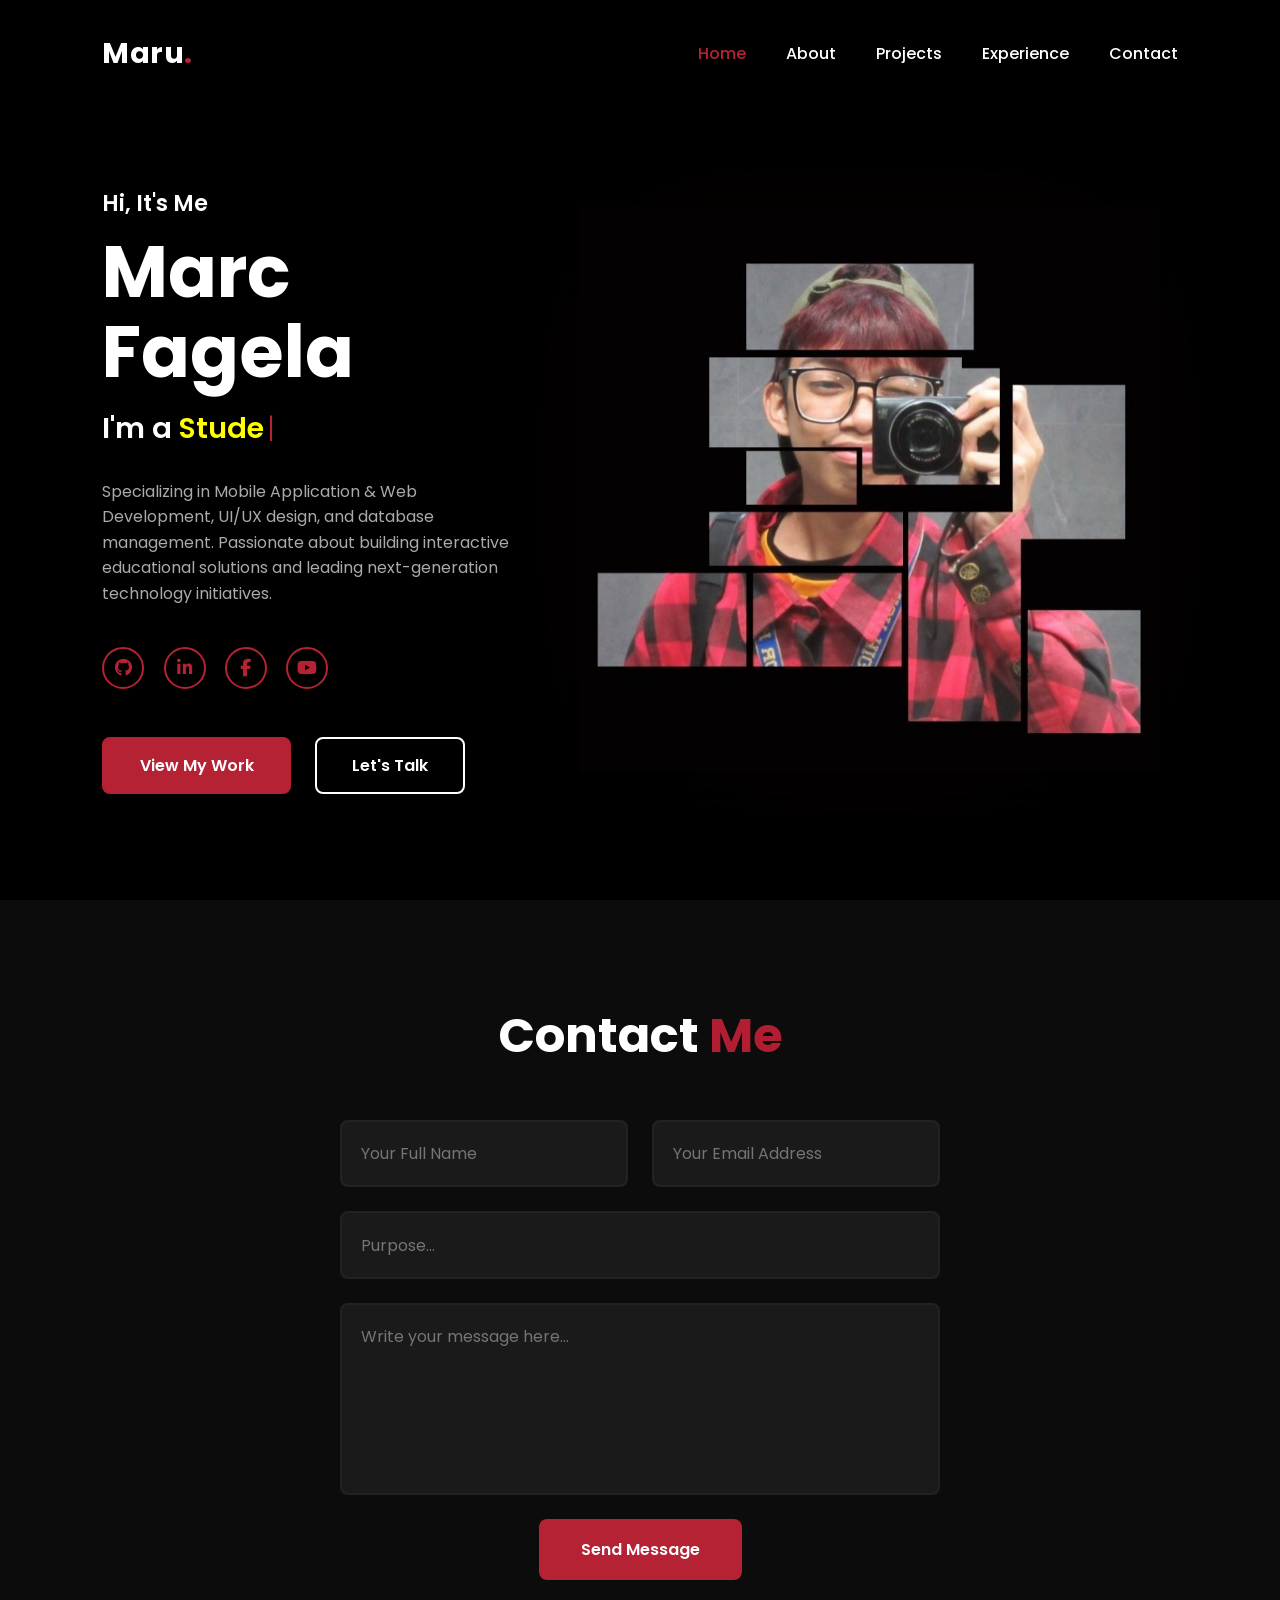
<file: index.html>
<!DOCTYPE html>
<html lang="en">
    <head>
        <meta charset="UTF-8">
        <meta name="viewport" content="width=device-width, initial-scale=1.0">
        <title>Marc Fagela | Portfolio</title>

    <!-- Poppins Font -->
         <link href="https://fonts.googleapis.com/css2?family=Poppins:wght@300;400;500;600;700;800&display=swap" rel="stylesheet">

    <!-- FontAwesome for Icons -->
        <link rel="stylesheet" href="https://cdnjs.cloudflare.com/ajax/libs/font-awesome/6.4.0/css/all.min.css">
        <link rel="stylesheet" href="style.css">
    </head>
<body>
    <!-- Navigation Bar -->
<header class="navbar">

    <div class="logo">Maru<span>.</span></div>
    <nav>
        <ul>
            <li><a href="#home" class="active">Home</a></li>
            <li><a href="#about">About</a></li>
            <li><a href="#projects">Projects</a></li>
            <li><a href="#experience">Experience</a></li>
            <li><a href="#contact">Contact</a></li>
        </ul>
    </nav>
</header>

    <!-- Hero Section -->
    <section class="hero" id="home">

    <!-- Left Side Content -->
     <div class="hero-content">
        <h3>Hi, It's Me</h3>
        <h1>Marc Fagela</h1>
        <div class="animated-text">
            I'm a <span id="typing-text">Front End Developer</span><span class="cursor">|</span>
        </div>
        <p>
            Specializing in Mobile Application & Web Development, UI/UX design, and database management. 
            Passionate about building interactive educational solutions and leading next-generation technology initiatives.
        </p>

    <!-- Social Links -->
<div class="social-icons">
    <!-- GitHub Link -->
        <a href="https://github.com/Maruku-lit" target="_blank"><i class="fab fa-github"></i></a>
    <!-- LinkedIn Link -->
        <a href="https://www.linkedin.com/in/marc-fagela-062154318" target="_blank"><i class="fab fa-linkedin-in"></i></a>
    <!-- Facebook Link -->
        <a href="https://www.facebook.com/mik.fga" target="_blank"><i class="fab fa-facebook-f"></i></a>
    <!-- YouTube Link (Replaced the code icon) -->
        <a href="https://www.youtube.com/@MarcFagela" target="_blank"><i class="fab fa-youtube"></i></a>
</div>

    <!-- Action Buttons -->
     <div class="cta-buttons">
        <a href="#projects" class="btn primary">View My Work</a>
        <a href="#contact" class="btn secondary">Let's Talk</a>
    </div>
</div>

    <!-- Right Side: Large, 3D Interactive Mosaic -->
     <div class="hero-image-wrapper">
        <div class="tilt-card" id="tiltCard">
            <img src="Maru.jpg" alt="Marc Angelo Mosaic" class="hero-img">
            <div class="card-glow"></div>
        </div>
    </div>
</section>

    <!-- Contact Section -->
<section class="contact" id="contact">
    <h2 class="heading">Contact <span>Me</span></h2>
    <form id="contactForm">
    <div class="input-group">
        <!-- May name="name" at name="email" dapat -->
        <input type="text" id="userName" name="name" placeholder="Your Full Name" required>
        <input type="email" id="userEmail" name="email" placeholder="Your Email Address" required>
    </div>
    <div class="input-group">
        <!-- May name="purpose" -->
        <input type="text" id="userPurpose" name="purpose" placeholder="Purpose..." required>
    </div>

    <!-- May name="message" -->
    <textarea id="userMessage" name="message" rows="6" placeholder="Write your message here..." required></textarea>
    
    <button type="submit" class="btn primary" id="sendBtn">Send Message</button>
</form>
</section>

    <!-- Interactivity Scripts -->
    <script>
        // --- 1. Dynamic Typing Effect ---
        const roles = ["Student", "UI/UX Designer", "Vlogger"];
        let roleIndex = 0;
        let charIndex = 0;
        let isDeleting = false;
        const typingTextElem = document.getElementById("typing-text");

       function type() {
            const currentRole = roles[roleIndex];

    // DITO NAKALAGAY YUNG CHANGING COLORS NG ROLES:
    if (currentRole === "UI/UX Designer") {
        typingTextElem.style.color = "#2ecc71"; // Ito yung Green
    } else if (currentRole === "Vlogger") {
        typingTextElem.style.color = "#3498db"; // Ito yung Blue
    } else {
        typingTextElem.style.color = "#FFFF00"; // Ito yung Yellow
    }

    if (isDeleting) {
        typingTextElem.textContent = currentRole.substring(0, charIndex - 1);
        charIndex--;
    } else {
        typingTextElem.textContent = currentRole.substring(0, charIndex + 1);
        charIndex++;
    }

    if (!isDeleting && charIndex === currentRole.length) {
        isDeleting = true;
        setTimeout(type, 2000);
    } else if (isDeleting && charIndex === 0) {
        isDeleting = false;
        roleIndex = (roleIndex + 1) % roles.length;
        setTimeout(type, 500);
    } else {
        setTimeout(type, isDeleting ? 50 : 100);
    }
}

    // --- 2. 3D Parallax Tilt Effect ---
        const card = document.getElementById('tiltCard');
        
    document.addEventListener('mousemove', (e) => {
        const cardRect = card.getBoundingClientRect();
    // Find center coordinates of the picture card
        const cardCenterX = cardRect.left + cardRect.width / 2;
        const cardCenterY = cardRect.top + cardRect.height / 2;
            
    // Calculate mouse distance from center
        const x = e.clientX - cardCenterX;
        const y = e.clientY - cardCenterY;
            
    // Map distances to a clean degree rotation constraint
        const maxTilt = 15; 
        const tiltX = (y / (window.innerHeight / 2)) * -maxTilt;
        const tiltY = (x / (window.innerWidth / 2)) * maxTilt;
            
    // Apply fluid 3D transformations
        card.style.transform = `rotateX(${tiltX}deg) rotateY(${tiltY}deg) scale3d(1.03, 1.03, 1.03)`;
    });

    // Reset positions smoothly when mouse leaves screen area
        document.addEventListener('mouseleave', () => {
        card.style.transform = `rotateX(0deg) rotateY(0deg) scale3d(1, 1, 1)`;
    });

    // --- 3. Direct Contact Form Submission via AJAX ---
        document.getElementById("contactForm").addEventListener("submit", function(e) {
            e.preventDefault(); 

            const sendBtn = document.getElementById("sendBtn");
            sendBtn.innerText = "Sending...";
            sendBtn.disabled = true;

            // ⚠️ PALITAN MO ITO NG IYONG TOTOONG GMAIL ADDRESS:
            const myGmail = "marcfga@gmail.com"; 

            const formData = {
                name: document.getElementById("userName").value,
                email: document.getElementById("userEmail").value,
                purpose: document.getElementById("userPurpose").value,
                message: document.getElementById("userMessage").value
            };

            fetch(`https://formsubmit.co/ajax/${myGmail}`, {
                method: "POST",
                headers: {
                    "Content-Type": "application/json",
                    "Accept": "application/json"
                },
                body: JSON.stringify(formData)
            })
            .then(response => response.json())
            .then(data => {
                if (data.success === "true" || data.success === true) {
                    alert("Message sent successfully! Check your email soon.");
                    document.getElementById("contactForm").reset(); 
                } else {
                    alert("Oops! Something went wrong. Please try again.");
                }
            })
            .catch(error => {
                console.error("Error:", error);
                alert("An error occurred while sending the message.");
            })
            .finally(() => {
                sendBtn.innerText = "Send Message";
                sendBtn.disabled = false;
            });
        });

        document.addEventListener("DOMContentLoaded", () => {
            setTimeout(type, 1000);
        });


    </script>
</body>
</html>
</file>
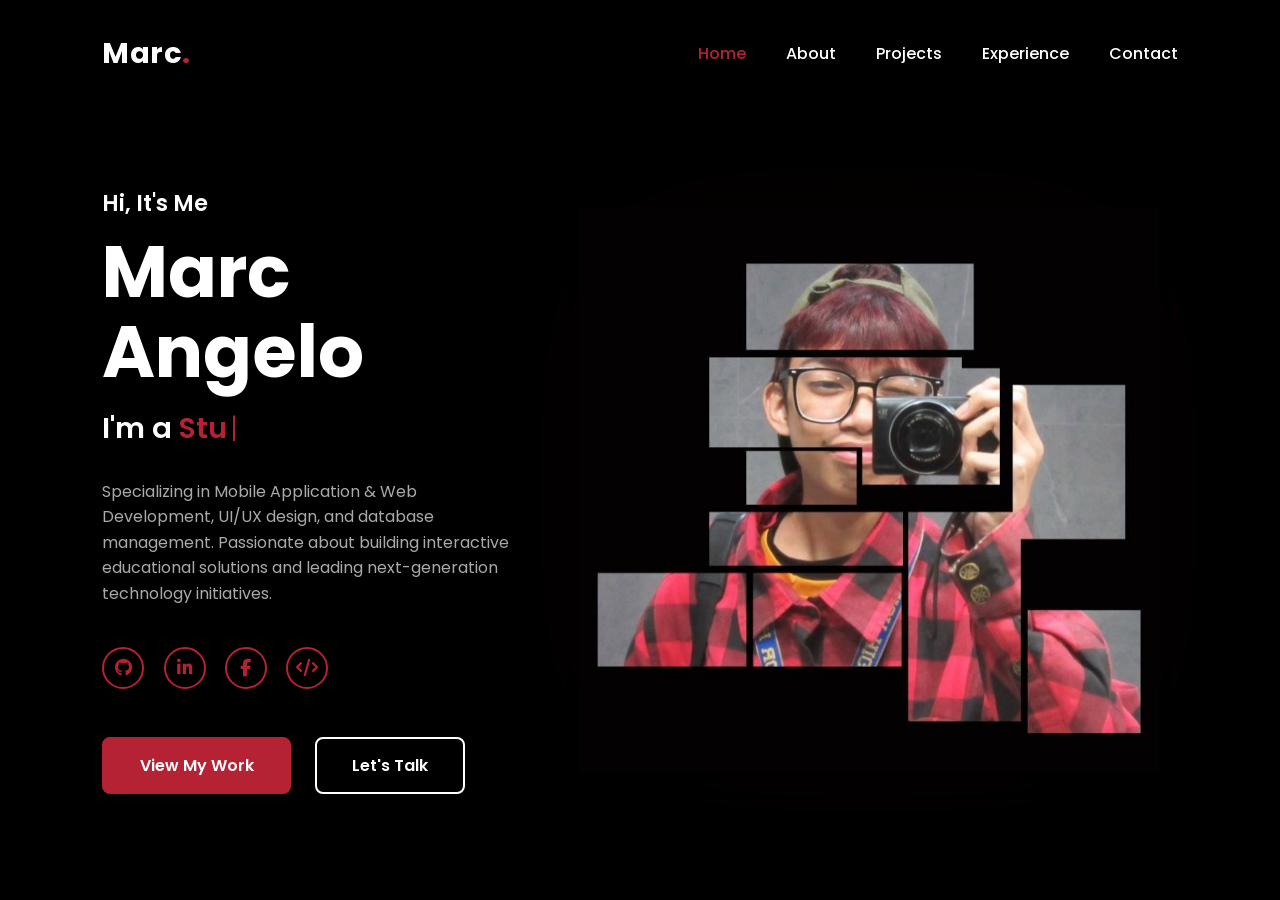
<file: Home.html>
<!DOCTYPE html>
<html lang="en">
<head>
    <meta charset="UTF-8">
    <meta name="viewport" content="width=device-width, initial-scale=1.0">
    <title>Marc Angelo | Portfolio</title>
    <!-- Poppins Font -->
    <link href="https://fonts.googleapis.com/css2?family=Poppins:wght@300;400;500;600;700;800&display=swap" rel="stylesheet">
    <!-- FontAwesome for Icons -->
    <link rel="stylesheet" href="https://cdnjs.cloudflare.com/ajax/libs/font-awesome/6.4.0/css/all.min.css">
    <link rel="stylesheet" href="Design.css">
</head>
<body>

    <!-- Navigation Bar -->
    <header class="navbar">
        <div class="logo">Marc<span>.</span></div>
        <nav>
            <ul>
                <li><a href="#home" class="active">Home</a></li>
                <li><a href="#about">About</a></li>
                <li><a href="#projects">Projects</a></li>
                <li><a href="#experience">Experience</a></li>
                <li><a href="#contact">Contact</a></li>
            </ul>
        </nav>
    </header>

    <!-- Hero Section -->
    <section class="hero" id="home">
        <!-- Left Side Content -->
        <div class="hero-content">
            <h3>Hi, It's Me</h3>
            <h1>Marc Angelo</h1>
            <div class="animated-text">
                I'm a <span id="typing-text">Application Developer</span><span class="cursor">|</span>
            </div>
            <p>
                Specializing in Mobile Application & Web Development, UI/UX design, and database management. 
                Passionate about building interactive educational solutions and leading next-generation technology initiatives.
            </p>

            <!-- Social Links -->
            <div class="social-icons">
                <a href="#" target="_blank"><i class="fab fa-github"></i></a>
                <a href="#" target="_blank"><i class="fab fa-linkedin-in"></i></a>
                <a href="#" target="_blank"><i class="fab fa-facebook-f"></i></a>
                <a href="#" target="_blank"><i class="fas fa-code"></i></a>
            </div>

            <!-- Action Buttons -->
            <div class="cta-buttons">
                <a href="#projects" class="btn primary">View My Work</a>
                <a href="#contact" class="btn secondary">Let's Talk</a>
            </div>
        </div>

        <!-- Right Side: Large, 3D Interactive Mosaic Card -->
        <div class="hero-image-wrapper">
            <div class="tilt-card" id="tiltCard">
                <img src="Maru.jpg" alt="Marc Angelo Mosaic" class="hero-img">
                <div class="card-glow"></div>
            </div>
        </div>
    </section>

    <!-- Interactivity Scripts -->
    <script>
        // --- 1. Dynamic Typing Effect ---
        const roles = ["Student", "UI/UX Designer", "Vlogger"];
        let roleIndex = 0;
        let charIndex = 0;
        let isDeleting = false;
        const typingTextElem = document.getElementById("typing-text");

        function type() {
            const currentRole = roles[roleIndex];
            if (isDeleting) {
                typingTextElem.textContent = currentRole.substring(0, charIndex - 1);
                charIndex--;
            } else {
                typingTextElem.textContent = currentRole.substring(0, charIndex + 1);
                charIndex++;
            }

            if (!isDeleting && charIndex === currentRole.length) {
                isDeleting = true;
                setTimeout(type, 2000);
            } else if (isDeleting && charIndex === 0) {
                isDeleting = false;
                roleIndex = (roleIndex + 1) % roles.length;
                setTimeout(type, 500);
            } else {
                setTimeout(type, isDeleting ? 50 : 100);
            }
        }

        // --- 2. 3D Parallax Tilt Effect ---
        const card = document.getElementById('tiltCard');
        
        document.addEventListener('mousemove', (e) => {
            const cardRect = card.getBoundingClientRect();
            // Find center coordinates of the picture card
            const cardCenterX = cardRect.left + cardRect.width / 2;
            const cardCenterY = cardRect.top + cardRect.height / 2;
            
            // Calculate mouse distance from center
            const x = e.clientX - cardCenterX;
            const y = e.clientY - cardCenterY;
            
            // Map distances to a clean degree rotation constraint
            const maxTilt = 15; 
            const tiltX = (y / (window.innerHeight / 2)) * -maxTilt;
            const tiltY = (x / (window.innerWidth / 2)) * maxTilt;
            
            // Apply fluid 3D transformations
            card.style.transform = `rotateX(${tiltX}deg) rotateY(${tiltY}deg) scale3d(1.03, 1.03, 1.03)`;
        });

        // Reset positions smoothly when mouse leaves screen area
        document.addEventListener('mouseleave', () => {
            card.style.transform = `rotateX(0deg) rotateY(0deg) scale3d(1, 1, 1)`;
        });

        document.addEventListener("DOMContentLoaded", () => {
            setTimeout(type, 1000);
        });
    </script>
</body>
</html>
</file>
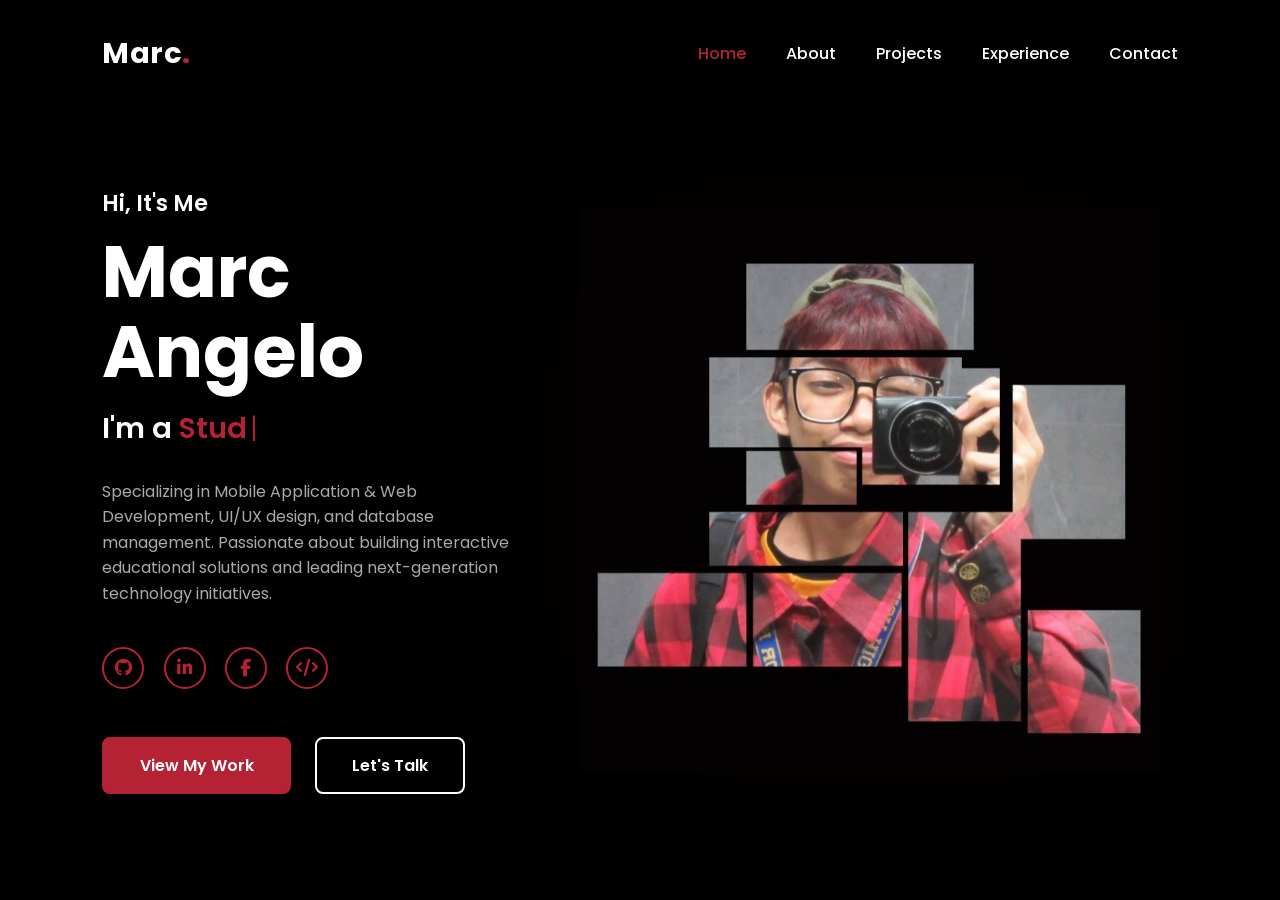
<file: home.html>
<!DOCTYPE html>
<html lang="en">
<head>
    <meta charset="UTF-8">
    <meta name="viewport" content="width=device-width, initial-scale=1.0">
    <title>Marc Angelo | Portfolio</title>
    <!-- Poppins Font -->
    <link href="https://fonts.googleapis.com/css2?family=Poppins:wght@300;400;500;600;700;800&display=swap" rel="stylesheet">
    <!-- FontAwesome for Icons -->
    <link rel="stylesheet" href="https://cdnjs.cloudflare.com/ajax/libs/font-awesome/6.4.0/css/all.min.css">
    <link rel="stylesheet" href="Design.css">
</head>
<body>

    <!-- Navigation Bar -->
    <header class="navbar">
        <div class="logo">Marc<span>.</span></div>
        <nav>
            <ul>
                <li><a href="#home" class="active">Home</a></li>
                <li><a href="#about">About</a></li>
                <li><a href="#projects">Projects</a></li>
                <li><a href="#experience">Experience</a></li>
                <li><a href="#contact">Contact</a></li>
            </ul>
        </nav>
    </header>

    <!-- Hero Section -->
    <section class="hero" id="home">
        <!-- Left Side Content -->
        <div class="hero-content">
            <h3>Hi, It's Me</h3>
            <h1>Marc Angelo</h1>
            <div class="animated-text">
                I'm a <span id="typing-text">Application Developer</span><span class="cursor">|</span>
            </div>
            <p>
                Specializing in Mobile Application & Web Development, UI/UX design, and database management. 
                Passionate about building interactive educational solutions and leading next-generation technology initiatives.
            </p>

            <!-- Social Links -->
            <div class="social-icons">
                <a href="#" target="_blank"><i class="fab fa-github"></i></a>
                <a href="#" target="_blank"><i class="fab fa-linkedin-in"></i></a>
                <a href="#" target="_blank"><i class="fab fa-facebook-f"></i></a>
                <a href="#" target="_blank"><i class="fas fa-code"></i></a>
            </div>

            <!-- Action Buttons -->
            <div class="cta-buttons">
                <a href="#projects" class="btn primary">View My Work</a>
                <a href="#contact" class="btn secondary">Let's Talk</a>
            </div>
        </div>

        <!-- Right Side: Large, 3D Interactive Mosaic Card -->
        <div class="hero-image-wrapper">
            <div class="tilt-card" id="tiltCard">
                <img src="Maru.jpg" alt="Marc Angelo Mosaic" class="hero-img">
                <div class="card-glow"></div>
            </div>
        </div>
    </section>

    <!-- Interactivity Scripts -->
    <script>
        // --- 1. Dynamic Typing Effect ---
        const roles = ["Student", "UI/UX Designer", "Vlogger"];
        let roleIndex = 0;
        let charIndex = 0;
        let isDeleting = false;
        const typingTextElem = document.getElementById("typing-text");

        function type() {
            const currentRole = roles[roleIndex];
            if (isDeleting) {
                typingTextElem.textContent = currentRole.substring(0, charIndex - 1);
                charIndex--;
            } else {
                typingTextElem.textContent = currentRole.substring(0, charIndex + 1);
                charIndex++;
            }

            if (!isDeleting && charIndex === currentRole.length) {
                isDeleting = true;
                setTimeout(type, 2000);
            } else if (isDeleting && charIndex === 0) {
                isDeleting = false;
                roleIndex = (roleIndex + 1) % roles.length;
                setTimeout(type, 500);
            } else {
                setTimeout(type, isDeleting ? 50 : 100);
            }
        }

        // --- 2. 3D Parallax Tilt Effect ---
        const card = document.getElementById('tiltCard');
        
        document.addEventListener('mousemove', (e) => {
            const cardRect = card.getBoundingClientRect();
            // Find center coordinates of the picture card
            const cardCenterX = cardRect.left + cardRect.width / 2;
            const cardCenterY = cardRect.top + cardRect.height / 2;
            
            // Calculate mouse distance from center
            const x = e.clientX - cardCenterX;
            const y = e.clientY - cardCenterY;
            
            // Map distances to a clean degree rotation constraint
            const maxTilt = 15; 
            const tiltX = (y / (window.innerHeight / 2)) * -maxTilt;
            const tiltY = (x / (window.innerWidth / 2)) * maxTilt;
            
            // Apply fluid 3D transformations
            card.style.transform = `rotateX(${tiltX}deg) rotateY(${tiltY}deg) scale3d(1.03, 1.03, 1.03)`;
        });

        // Reset positions smoothly when mouse leaves screen area
        document.addEventListener('mouseleave', () => {
            card.style.transform = `rotateX(0deg) rotateY(0deg) scale3d(1, 1, 1)`;
        });

        document.addEventListener("DOMContentLoaded", () => {
            setTimeout(type, 1000);
        });
    </script>
</body>
</html>
</file>
<file: style.css>
/* Reset and Base Rules */
* {
    margin: 0;
    padding: 0;
    box-sizing: border-box;
    font-family: 'Poppins', sans-serif;
    scroll-behavior: smooth;
}

:root {
    --bg-color: #000000;          /* Matches your deep black portfolio background */
    --text-color: #ffffff;
    --text-muted: #aaaaaa;
    --accent-color: #b52233;      /* Crimson Red Highlighting */
}

body {
    background-color: var(--bg-color);
    color: var(--text-color);
    overflow-x: hidden;
}

/* Navbar Configuration */
.navbar {
    position: fixed;
    top: 0;
    left: 0;
    width: 100%;
    padding: 2rem 8%;
    display: flex;
    justify-content: space-between;
    align-items: center;
    background: rgba(0, 0, 0, 0.9);
    z-index: 1000;
}

.navbar .logo {
    font-size: 1.8rem;
    font-weight: 700;
    letter-spacing: 0.5px;
}

.navbar .logo span {
    color: var(--accent-color);
}

.navbar nav ul {
    display: flex;
    list-style: none;
    gap: 2.5rem;
}

.navbar nav ul li a {
    color: var(--text-color);
    text-decoration: none;
    font-weight: 500;
    font-size: 1rem;
    transition: 0.3s ease;
}

.navbar nav ul li a:hover,
.navbar nav ul li a.active {
    color: var(--accent-color);
}

/* Two-Column Layout (Right column optimized to be significantly wider) */
.hero {
    min-height: 100vh;
    display: grid;
    grid-template-columns: 0.8fr 1.2fr; 
    align-items: center;
    padding: 0 8%;
    gap: 3rem;
    padding-top: 80px;
    perspective: 1000px; /* Activates depth for 3D translations */
}

/* Left Column Styling */
.hero-content h3 {
    font-size: 1.4rem;
    font-weight: 600;
    margin-bottom: 0.8rem;
}

.hero-content h1 {
    font-size: 4.5rem;
    font-weight: 700;
    line-height: 1.1;
    margin-bottom: 1rem;
}

.hero-content .animated-text {
    font-size: 1.8rem;
    font-weight: 600;
    margin-bottom: 1.8rem;
}

.hero-content .animated-text span#typing-text {
    color: var(--accent-color);
}

.cursor {
    display: inline-block;
    color: var(--accent-color);
    margin-left: 3px;
    font-weight: 300;
    animation: blink 1s infinite;
}

@keyframes blink {
    0%, 100% { opacity: 1; }
    50% { opacity: 0; }
}

.hero-content p {
    font-size: 1rem;
    color: var(--text-muted);
    line-height: 1.6;
    max-width: 540px;
    margin-bottom: 2.5rem;
}

/* Social Buttons */
.social-icons {
    display: flex;
    gap: 1.2rem;
    margin-bottom: 3rem;
}

.social-icons a {
    display: inline-flex;
    justify-content: center;
    align-items: center;
    width: 42px;
    height: 42px;
    background: transparent;
    border: 2px solid var(--accent-color);
    border-radius: 50%;
    color: var(--accent-color);
    font-size: 1.1rem;
    text-decoration: none;
    transition: 0.3s ease;
}

.social-icons a:hover {
    background: var(--accent-color);
    color: var(--text-color);
    box-shadow: 0 0 15px var(--accent-color);
    transform: translateY(-2px);
}

/* Action Buttons */
.cta-buttons {
    display: flex;
    gap: 1.5rem;
}

.btn {
    display: inline-flex;
    justify-content: center;
    align-items: center;
    padding: 0.9rem 2.2rem;
    border-radius: 8px;
    font-size: 1rem;
    font-weight: 600;
    text-decoration: none;
    transition: 0.3s ease;
}

.btn.primary {
    background: var(--accent-color);
    color: var(--text-color);
    border: 2px solid var(--accent-color);
}

.btn.primary:hover {
    background: transparent;
    color: var(--accent-color);
    box-shadow: 0 0 15px rgba(181, 34, 51, 0.4);
}

.btn.secondary {
    background: transparent;
    color: var(--text-color);
    border: 2px solid var(--text-color);
}

.btn.secondary:hover {
    background: var(--text-color);
    color: var(--bg-color);
}

/* Right Column: Clean Picture Alignment Wrapper */
.hero-image-wrapper {
    display: flex;
    justify-content: center;
    align-items: center;
    width: 100%;
}

/* Interactive 3D Card Stage */
.tilt-card {
    position: relative;
    width: 100%;
    max-width: 580px; /* Keeps the mosaic comfortably large */
    transform-style: preserve-3d;
    transition: transform 0.15s ease-out;
    background: transparent;
}

.hero-img {
    width: 100%;
    height: auto;
    object-fit: contain;
    display: block;
    transform: translateZ(20px); /* Pushes image outward in 3D space */
    filter: drop-shadow(0 15px 35px rgba(0, 0, 0, 0.9));
}

/* Atmospheric Glow Following movements behind card */
.card-glow {
    position: absolute;
    top: 10%;
    left: 10%;
    width: 80%;
    height: 80%;
    background: var(--accent-color);
    filter: blur(80px);
    opacity: 0.15;
    pointer-events: none;
    transform: translateZ(-10px);
}

/* Responsive Infrastructure for Mobile Viewports */
@media (max-width: 991px) {
    .hero {
        grid-template-columns: 1fr;
        text-align: center;
        gap: 3rem;
        padding-top: 100px;
        padding-bottom: 50px;
    }

    .hero-content {
        order: 2;
        display: flex;
        flex-direction: column;
        align-items: center;
    }

    .hero-image-wrapper {
        order: 1;
        justify-content: center;
    }

    .tilt-card {
        max-width: 420px;
    }

    .navbar nav {
        display: none; 
    }
}

/* Contact Section Styles */
.contact {
    padding: 100px 7% 100px;
    background: #0c0c0c; /* Bagay sa dark layout mo */
    text-align: center;
}

.contact h2 {
    font-size: 3rem;
    margin-bottom: 3rem;
    color: #fff;
}

.contact h2 span {
    color: #b11d31; /* Ang pirma mong Red color */
}

.contact form {
    max-width: 600px;
    margin: 0 auto;
    display: flex;
    flex-direction: column;
    gap: 1.5rem;
}

.contact .input-group {
    display: flex;
    gap: 1.5rem;
}

.contact input, .contact textarea {
    width: 100%;
    padding: 1.2rem;
    font-size: 1rem;
    color: #fff;
    background: #1a1a1a;
    border: 2px solid #222;
    border-radius: 8px;
    font-family: 'Poppins', sans-serif;
    transition: all 0.3s ease;
}

.contact input:focus, .contact textarea:focus {
    border-color: #ffcc00; /* Magbi-blink o mag-highlight sa Yellow kapag kinlik (gaya ng Student role mo!) */
    outline: none;
    box-shadow: 0 0 10px rgba(255, 204, 0, 0.2);
}

.contact textarea {
    resize: none;
}

.contact .btn {
    align-self: center;
    padding: 1rem 2.5rem;
    cursor: pointer;
}
</file>
<file: Design.css>
/* Reset and Base Rules */
* {
    margin: 0;
    padding: 0;
    box-sizing: border-box;
    font-family: 'Poppins', sans-serif;
    scroll-behavior: smooth;
}

:root {
    --bg-color: #000000;          /* Matches your deep black portfolio background */
    --text-color: #ffffff;
    --text-muted: #aaaaaa;
    --accent-color: #b52233;      /* Crimson Red Highlighting */
}

body {
    background-color: var(--bg-color);
    color: var(--text-color);
    overflow-x: hidden;
}

/* Navbar Configuration */
.navbar {
    position: fixed;
    top: 0;
    left: 0;
    width: 100%;
    padding: 2rem 8%;
    display: flex;
    justify-content: space-between;
    align-items: center;
    background: rgba(0, 0, 0, 0.9);
    z-index: 1000;
}

.navbar .logo {
    font-size: 1.8rem;
    font-weight: 700;
    letter-spacing: 0.5px;
}

.navbar .logo span {
    color: var(--accent-color);
}

.navbar nav ul {
    display: flex;
    list-style: none;
    gap: 2.5rem;
}

.navbar nav ul li a {
    color: var(--text-color);
    text-decoration: none;
    font-weight: 500;
    font-size: 1rem;
    transition: 0.3s ease;
}

.navbar nav ul li a:hover,
.navbar nav ul li a.active {
    color: var(--accent-color);
}

/* Two-Column Layout (Right column optimized to be significantly wider) */
.hero {
    min-height: 100vh;
    display: grid;
    grid-template-columns: 0.8fr 1.2fr; 
    align-items: center;
    padding: 0 8%;
    gap: 3rem;
    padding-top: 80px;
    perspective: 1000px; /* Activates depth for 3D translations */
}

/* Left Column Styling */
.hero-content h3 {
    font-size: 1.4rem;
    font-weight: 600;
    margin-bottom: 0.8rem;
}

.hero-content h1 {
    font-size: 4.5rem;
    font-weight: 700;
    line-height: 1.1;
    margin-bottom: 1rem;
}

.hero-content .animated-text {
    font-size: 1.8rem;
    font-weight: 600;
    margin-bottom: 1.8rem;
}

.hero-content .animated-text span#typing-text {
    color: var(--accent-color);
}

.cursor {
    display: inline-block;
    color: var(--accent-color);
    margin-left: 3px;
    font-weight: 300;
    animation: blink 1s infinite;
}

@keyframes blink {
    0%, 100% { opacity: 1; }
    50% { opacity: 0; }
}

.hero-content p {
    font-size: 1rem;
    color: var(--text-muted);
    line-height: 1.6;
    max-width: 540px;
    margin-bottom: 2.5rem;
}

/* Social Buttons */
.social-icons {
    display: flex;
    gap: 1.2rem;
    margin-bottom: 3rem;
}

.social-icons a {
    display: inline-flex;
    justify-content: center;
    align-items: center;
    width: 42px;
    height: 42px;
    background: transparent;
    border: 2px solid var(--accent-color);
    border-radius: 50%;
    color: var(--accent-color);
    font-size: 1.1rem;
    text-decoration: none;
    transition: 0.3s ease;
}

.social-icons a:hover {
    background: var(--accent-color);
    color: var(--text-color);
    box-shadow: 0 0 15px var(--accent-color);
    transform: translateY(-2px);
}

/* Action Buttons */
.cta-buttons {
    display: flex;
    gap: 1.5rem;
}

.btn {
    display: inline-flex;
    justify-content: center;
    align-items: center;
    padding: 0.9rem 2.2rem;
    border-radius: 8px;
    font-size: 1rem;
    font-weight: 600;
    text-decoration: none;
    transition: 0.3s ease;
}

.btn.primary {
    background: var(--accent-color);
    color: var(--text-color);
    border: 2px solid var(--accent-color);
}

.btn.primary:hover {
    background: transparent;
    color: var(--accent-color);
    box-shadow: 0 0 15px rgba(181, 34, 51, 0.4);
}

.btn.secondary {
    background: transparent;
    color: var(--text-color);
    border: 2px solid var(--text-color);
}

.btn.secondary:hover {
    background: var(--text-color);
    color: var(--bg-color);
}

/* Right Column: Clean Picture Alignment Wrapper */
.hero-image-wrapper {
    display: flex;
    justify-content: center;
    align-items: center;
    width: 100%;
}

/* Interactive 3D Card Stage */
.tilt-card {
    position: relative;
    width: 100%;
    max-width: 580px; /* Keeps the mosaic comfortably large */
    transform-style: preserve-3d;
    transition: transform 0.15s ease-out;
    background: transparent;
}

.hero-img {
    width: 100%;
    height: auto;
    object-fit: contain;
    display: block;
    transform: translateZ(20px); /* Pushes image outward in 3D space */
    filter: drop-shadow(0 15px 35px rgba(0, 0, 0, 0.9));
}

/* Atmospheric Glow Following movements behind card */
.card-glow {
    position: absolute;
    top: 10%;
    left: 10%;
    width: 80%;
    height: 80%;
    background: var(--accent-color);
    filter: blur(80px);
    opacity: 0.15;
    pointer-events: none;
    transform: translateZ(-10px);
}

/* Responsive Infrastructure for Mobile Viewports */
@media (max-width: 991px) {
    .hero {
        grid-template-columns: 1fr;
        text-align: center;
        gap: 3rem;
        padding-top: 100px;
        padding-bottom: 50px;
    }

    .hero-content {
        order: 2;
        display: flex;
        flex-direction: column;
        align-items: center;
    }

    .hero-image-wrapper {
        order: 1;
        justify-content: center;
    }

    .tilt-card {
        max-width: 420px;
    }

    .navbar nav {
        display: none; 
    }
}
</file>
